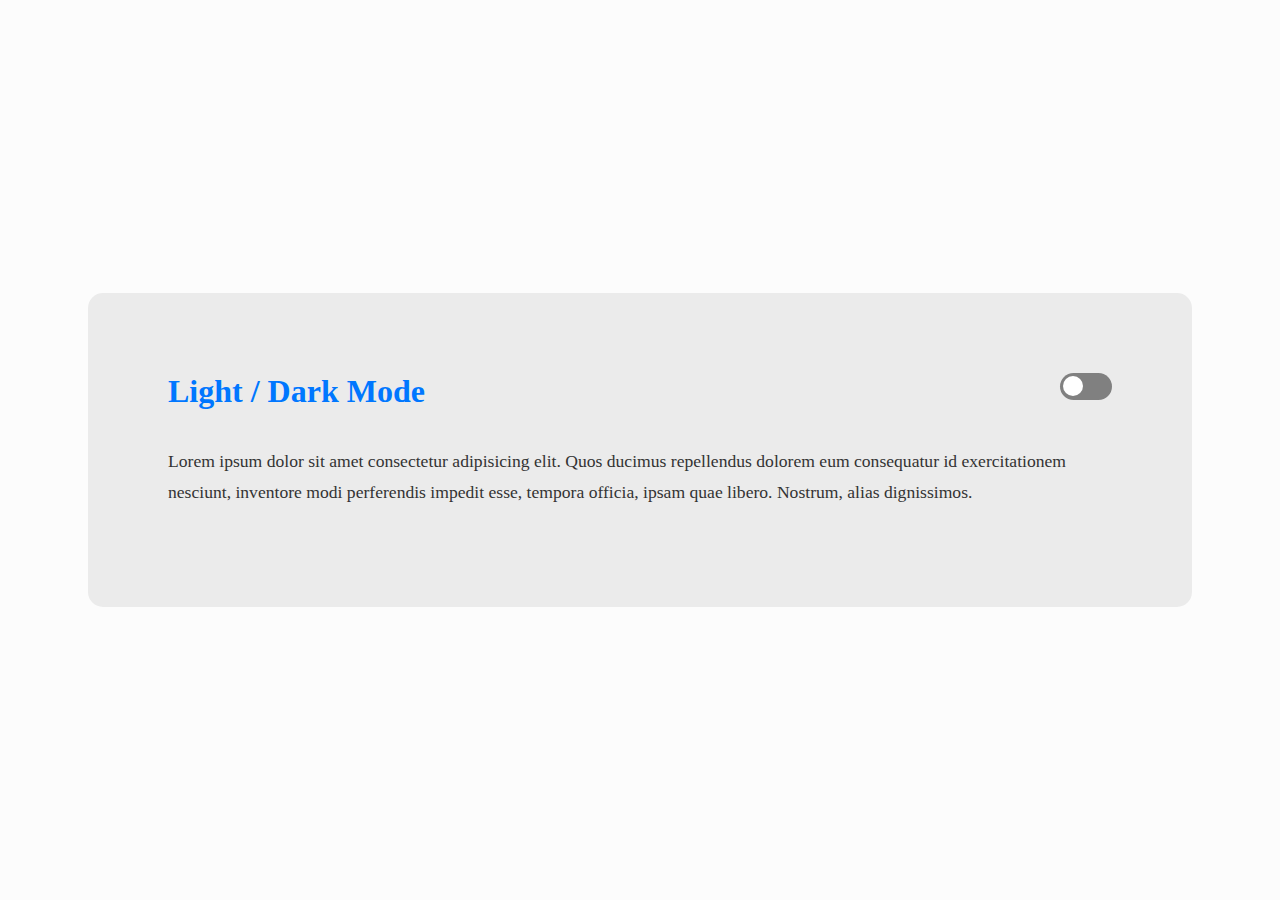
<file: js/lightMode.html>
<!DOCTYPE html>
<html lang="en">
<head>
    <meta charset="UTF-8">
    <meta name="viewport" content="width=device-width, initial-scale=1.0">
    <title>Document</title>
    <link rel='stylesheet' type='text/css' href='lightMode.css'>
    <script src='lightMode.js'></script>
</head>
<body>
    
        <div class="container">
        <h1>Light / Dark Mode</h1>
        <div class="toggle-container">
            <input type="checkbox" onclick="OnChangeCheckbox (this)" id="switch" name="theme" /><label for="switch">Toggle</label>
        </div>

        <p>Lorem ipsum dolor sit amet consectetur adipisicing elit. Quos ducimus repellendus dolorem eum consequatur id exercitationem nesciunt, inventore modi perferendis impedit esse, tempora officia, ipsam quae libero. Nostrum, alias dignissimos.</p>
    </div>
</body>
</html>
</file>
<file: js/lightMode.css>
html {
    height: 100%;
    font-family: 'Montserrat';

    display: grid;
    align-items: center;
    justify-items: center;

    --bg: #FCFCFC;
    --bg-panel: #EBEBEB;
    --color-headings: #0077FF;
    --color-text: #333333;
}

html[data-theme='dark'] {
    --bg: #333333;
    --bg-panel: #434343;
    --color-headings: #3694FF;
    --color-text: #B5B5B5;
}

body {
    background-color: var(--bg);
}

.container {
    background-color: var(--bg-panel);
    margin: 5em;
    padding: 5em;
    border-radius: 15px;

    display: grid;
    grid-template-columns: 80% auto;
    grid-template-rows: auto auto;
    grid-template-areas:
        "title switch"
        "content content";

    h1 {
        margin: 0;
        color: var(--color-headings);
    }

    p {
        color: var(--color-text);
        grid-area: content;
        font-size: 1.1em;
        line-height: 1.8em;
        margin-top: 2em;
    }
}



input[type=checkbox]{
	height: 0;
	width: 0;
	visibility: hidden;
}

label {
	cursor: pointer;
	text-indent: -9999px;
	width: 52px;
	height: 27px;
	background: grey;
	float: right;
	border-radius: 100px;
	position: relative;
}

label:after {
	content: '';
	position: absolute;
	top: 3px;
	left: 3px;
	width: 20px;
	height: 20px;
	background: #fff;
	border-radius: 90px;
	transition: 0.3s;
}

input:checked + label {
	background: var(--color-headings);
}

input:checked + label:after {
	left: calc(100% - 5px);
	transform: translateX(-100%);
}

label:active:after {
	width: 45px;
}

html.transition,
html.transition *,
html.transition *:before,
html.transition *:after {
  transition: all 750ms !important;
  transition-delay: 0 !important;
}
</file>
